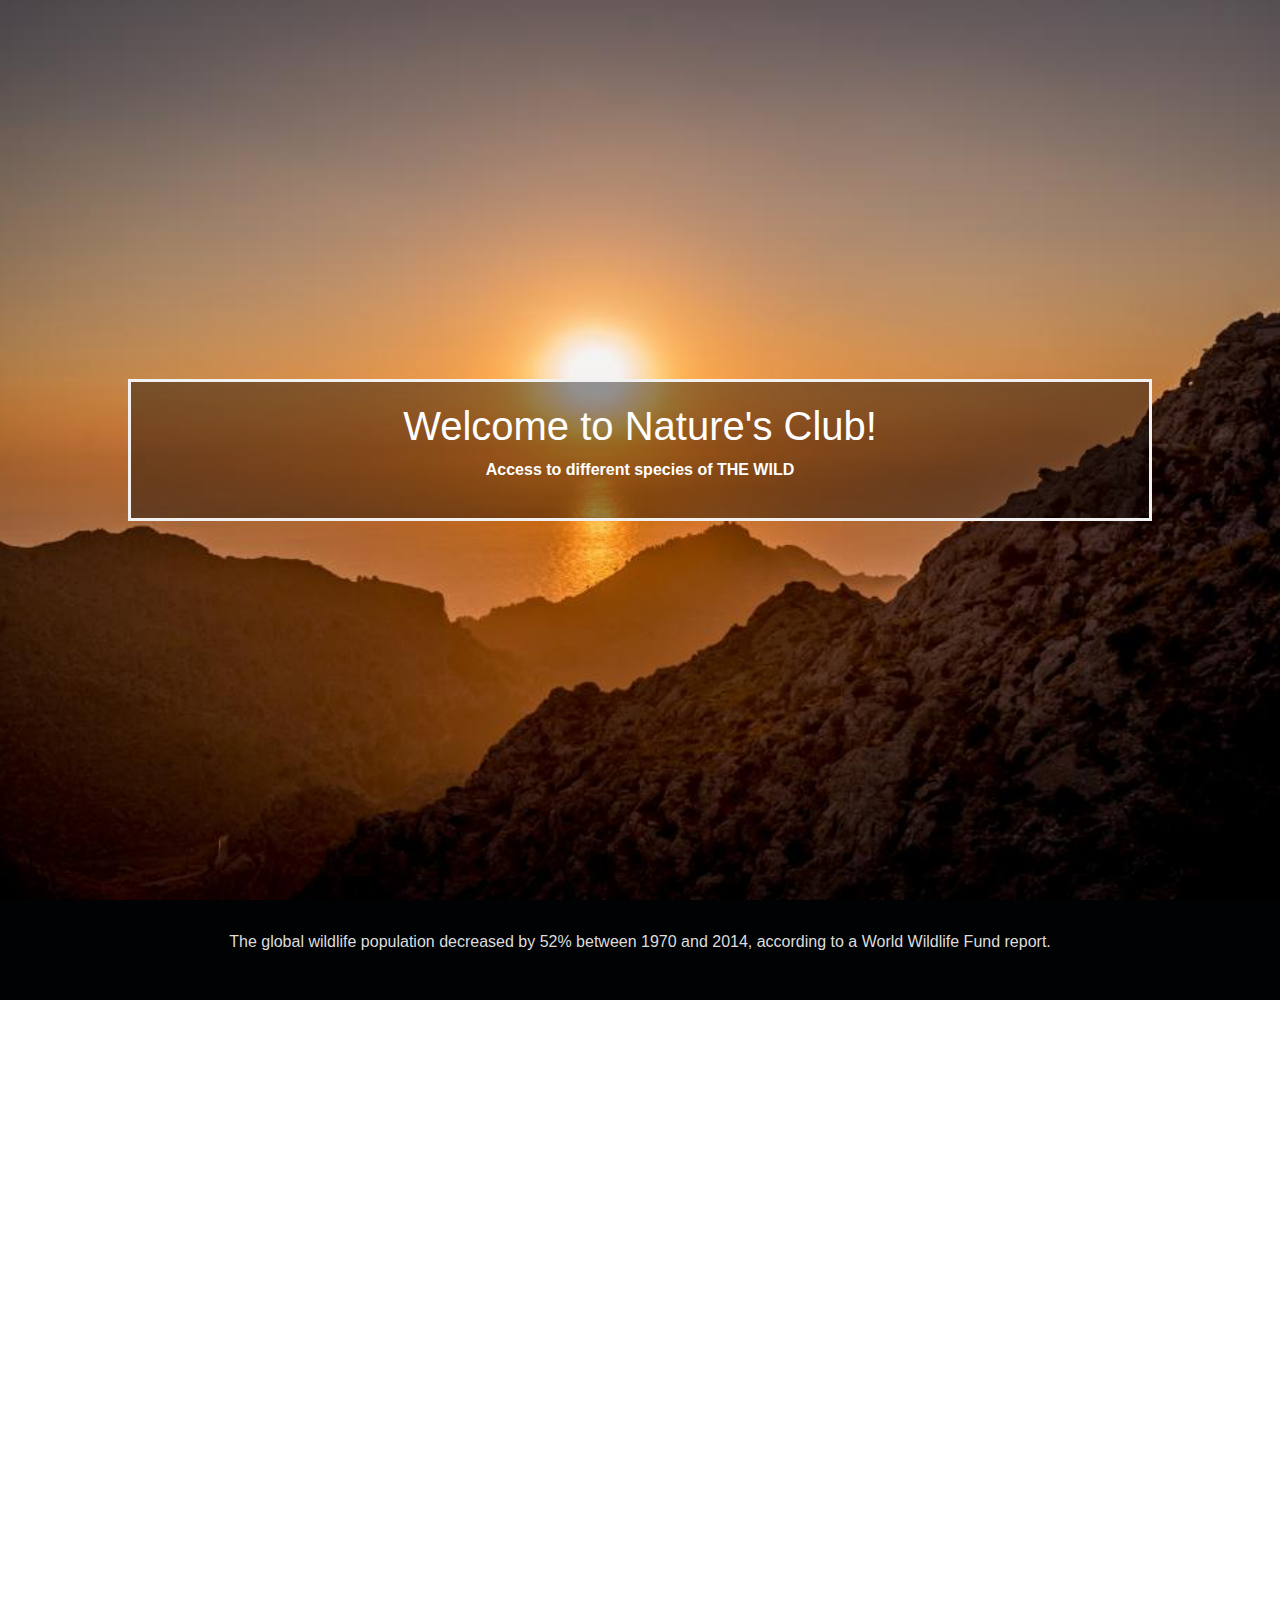
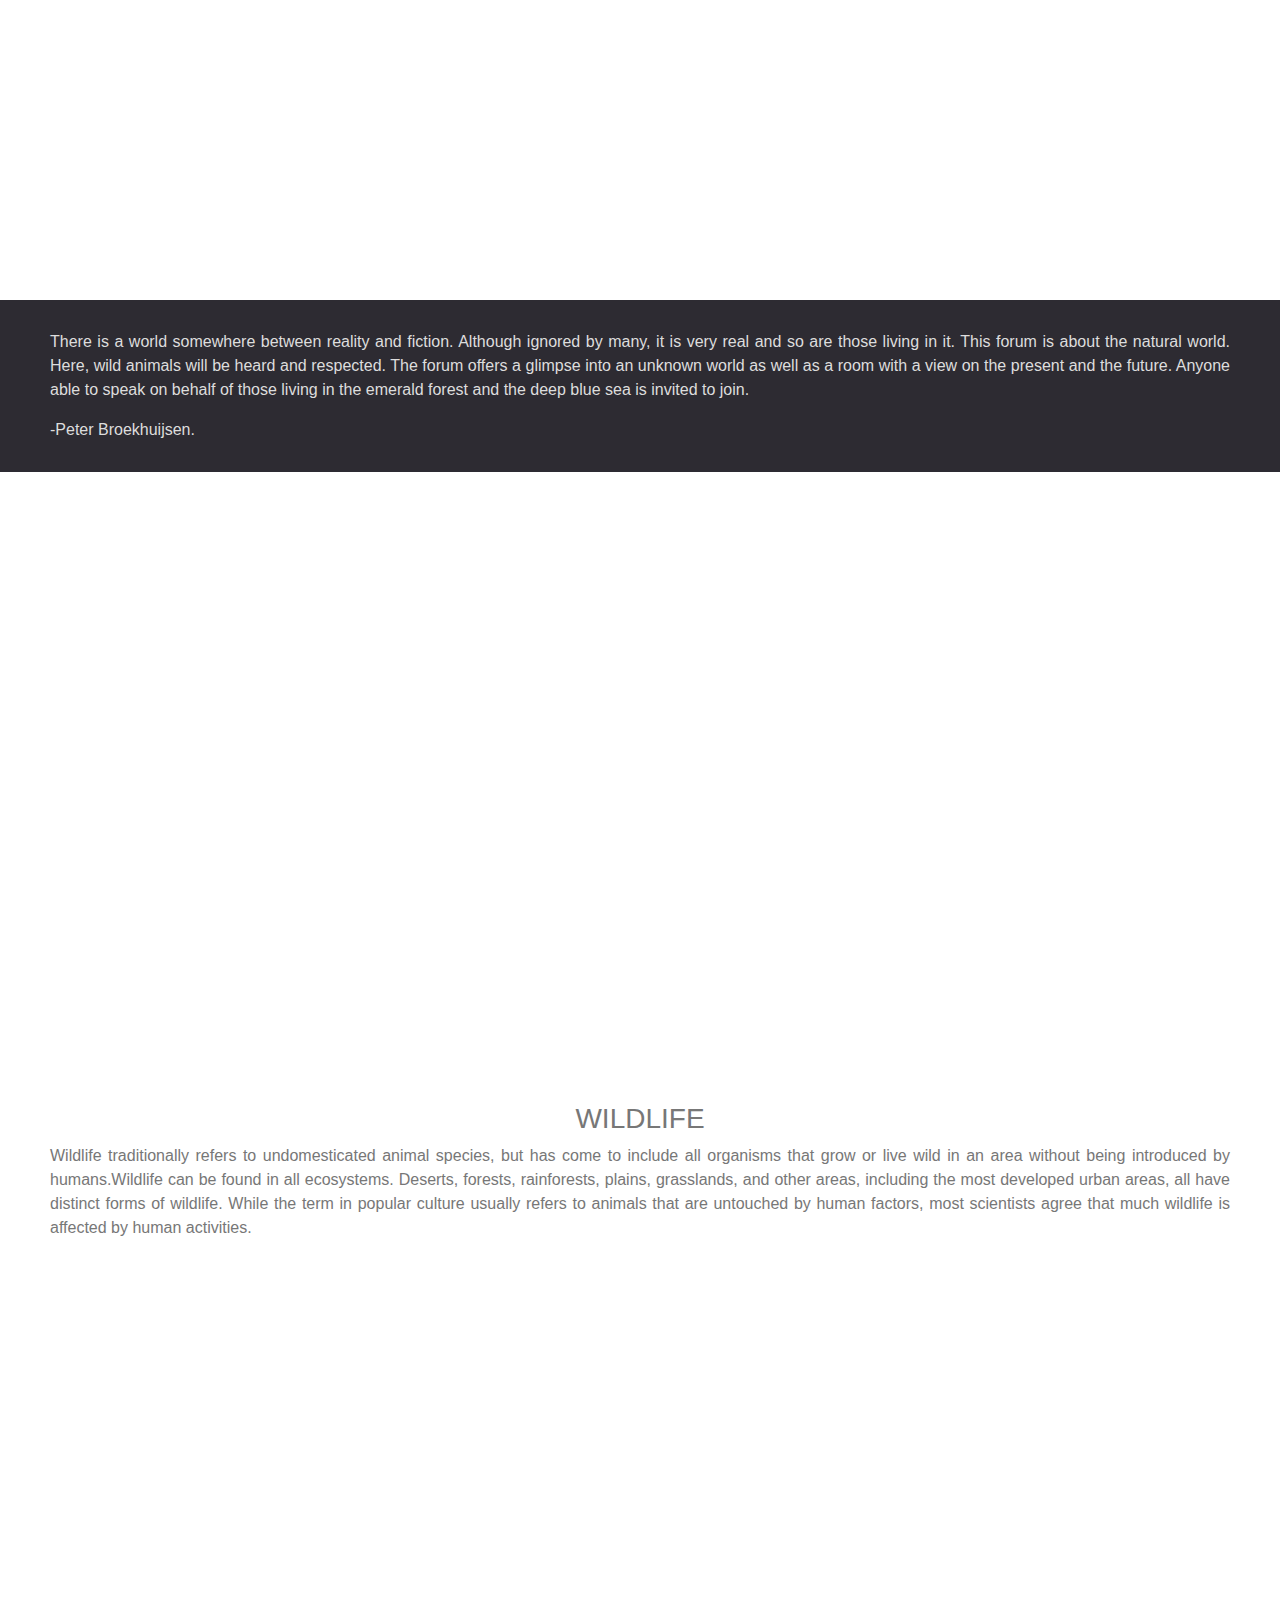
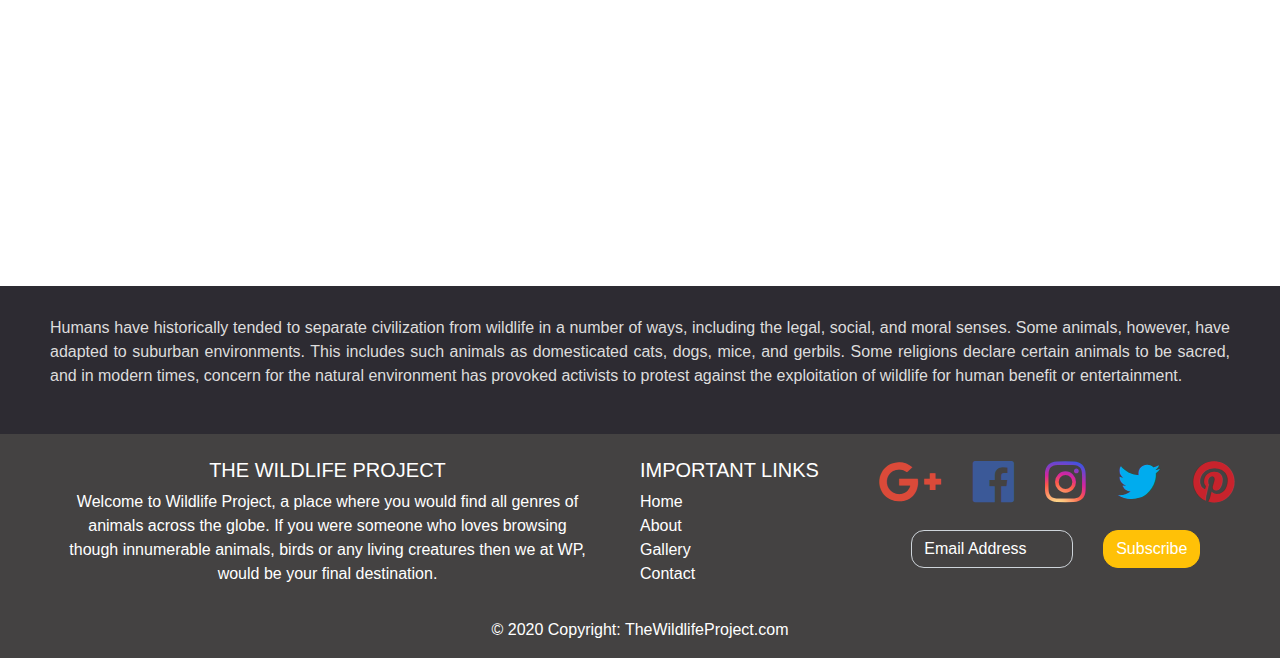
<file: index.html>
<!DOCTYPE html>
<html>
<head>
	<title>Personal Project</title>
	<meta charset="utf-8">
	<meta name="viewport" content="width-device-width, initial-scale=1">
	
	<link rel="stylesheet" href="https://maxcdn.bootstrapcdn.com/bootstrap/4.4.1/css/bootstrap.min.css">
	<link rel="stylesheet" type="text/css" href="https://stackpath.bootstrapcdn.com/font-awesome/4.7.0/css/font-awesome.min.css">
	<link rel="stylesheet" type="text/css" href="style.css">
	<script src="https://ajax.googleapis.com/ajax/libs/jquery/3.4.1/jquery.min.js"></script>
	<script src="https://cdnjs.cloudflare.com/ajax/libs/popper.js/1.16.0/umd/popper.min.js"></script>
	<script src="https://maxcdn.bootstrapcdn.com/bootstrap/4.4.1/js/bootstrap.min.js"></script>
</head>
<body>
	<div id="navbar">
	  <a class="active" href="index.html">Home</a>
	  <a href="about.html">About</a>
	  <a href="gallery.html">Gallery</a>
	  <a href="contact.html">Contact</a>
	</div>

	<div class="bg-image" style="margin-bottom: 0"></div>
	<div class="text-center bg-text" style="margin-bottom: 0">
		<h1>Welcome to Nature's Club!</h1>
		<p>Access to different species of THE WILD</p>
	</div>
	<div style="position:relative;">
	  <div style="color:#ddd;background-color:#000203;text-align:center;padding:30px 50px;text-align: center;">
	  <p>The global wildlife population decreased by 52% between 1970 and 2014, according to a World Wildlife Fund report.</p>
	  </div>
	</div>
	<div class="container-fluid bgimg-1"></div>
		<div style="position:relative;">
		  <div style="color:#ddd;background-color:#05020bd6;padding:30px 50px;text-align: justify;">
		  <p>There is a world somewhere between reality and fiction. Although ignored by many, it is very real and so are those living in it. This forum is about the natural world. Here, wild animals will be heard and respected. The forum offers a glimpse into an unknown world as well as a room with a view on the present and the future. Anyone able to speak on behalf of those living in the emerald forest and the deep blue sea is invited to join.</p><span style="text-align: right;">-Peter Broekhuijsen.</span>
		  </div>
		</div>
	<div class="img-fluid bgimg-2"></div>
		<div style="color: #777;background-color:white;text-align:center;padding:30px 50px;text-align: justify;">
		  <h3 style="text-align:center;">WILDLIFE</h3>
		  <p>Wildlife traditionally refers to undomesticated animal species, but has come to include all organisms that grow or live wild in an area without being introduced by humans.Wildlife can be found in all ecosystems. Deserts, forests, rainforests, plains, grasslands, and other areas, including the most developed urban areas, all have distinct forms of wildlife. While the term in popular culture usually refers to animals that are untouched by human factors, most scientists agree that much wildlife is affected by human activities.</p>
		</div>
		<div class="img-fluid bgimg-3"></div>
		<div style="position:relative;">
		  <div style="color:#ddd;background-color:#05020bd6;text-align:center;padding:30px 50px;text-align: justify;">
		  <p>Humans have historically tended to separate civilization from wildlife in a number of ways, including the legal, social, and moral senses. Some animals, however, have adapted to suburban environments. This includes such animals as domesticated cats, dogs, mice, and gerbils. Some religions declare certain animals to be sacred, and in modern times, concern for the natural environment has provoked activists to protest against the exploitation of wildlife for human benefit or entertainment.</p>
		  </div>
		</div>
		<footer class="page-footer font-small pt-4 backgroundCol">
			<div class="container-fluid text-center text-md-left">
			  <div class="row no-gutters">
				<div class="col-md-6 mt-md-0 mt-3 text-center pr-5 pl-5">
				  <h5 class="text-uppercase">The Wildlife Project</h5>
				  <p>Welcome to Wildlife Project, a place where you would find all genres of animals across the globe. If you were someone who loves browsing though innumerable animals, birds or any living creatures then we at WP, would be your final destination.</p>
		  
				</div>
		  
				<hr class="clearfix w-100 d-md-none pb-3">
				<div class="col-md-2 mb-md-0 mb-3">
				  <h5 class="text-uppercase">Important Links</h5>
		  
				  <ul class="list-unstyled">
					<li>
					  <a href="index.html" class="footer-links">Home</a>
					</li>
					<li>
					  <a href="about.html" class="footer-links">About</a>
					</li>
					<li>
					  <a href="gallery.html" class="footer-links">Gallery</a>
					</li>
					<li>
					  <a href="contact.html" class="footer-links">Contact</a>
					</li>
				  </ul>
		  
				</div>
				<div class="col-md-4 mb-md-0 mb-3">
		  
				  <div class="row">
					  <div class="col-12 text-center footer-social">
						<i class="fa fa-google-plus fa-3x gplus-icon" aria-hidden="true"></i>
                            <i class="fa fa-facebook-official fa-3x fb-icon" aria-hidden="true"></i>
                            <i class="fa fa-instagram fa-3x insta-icon"  aria-hidden="true"></i>
                            <i class="fa fa-twitter fa-3x twitter-icon" aria-hidden="true"></i>
                            <i class="fa fa-pinterest fa-3x pinterest-icon" aria-hidden="true"></i>
					  </div>
				  </div>

				  <div class="row mt-4 ml-5">
					<div class="col-6 text-center footer-social">
					  <input type="email" class="form-control subscribe-input" placeholder="Email Address">
					</div>
					<div class="col-6">
						<button class="btn btn-warning subscribe-btn">Subscribe</button>
					</div>
				</div>
		  
				</div>
		  
			  </div>
			</div>
			<div class="footer-copyright text-center py-3">© 2020 Copyright:
			  <a href="#" class="footer-links"> TheWildlifeProject.com</a>
			</div>
		  
		  </footer>

		<script>
		window.onscroll = function() {scrollFunction()};

		function scrollFunction() {
		  if (document.body.scrollTop > 20 || document.documentElement.scrollTop > 20) {
		    document.getElementById("navbar").style.top = "0";
		  } else {
		    document.getElementById("navbar").style.top = "-60px";
		  }
		}
		</script>
</body>
</html>
</file>
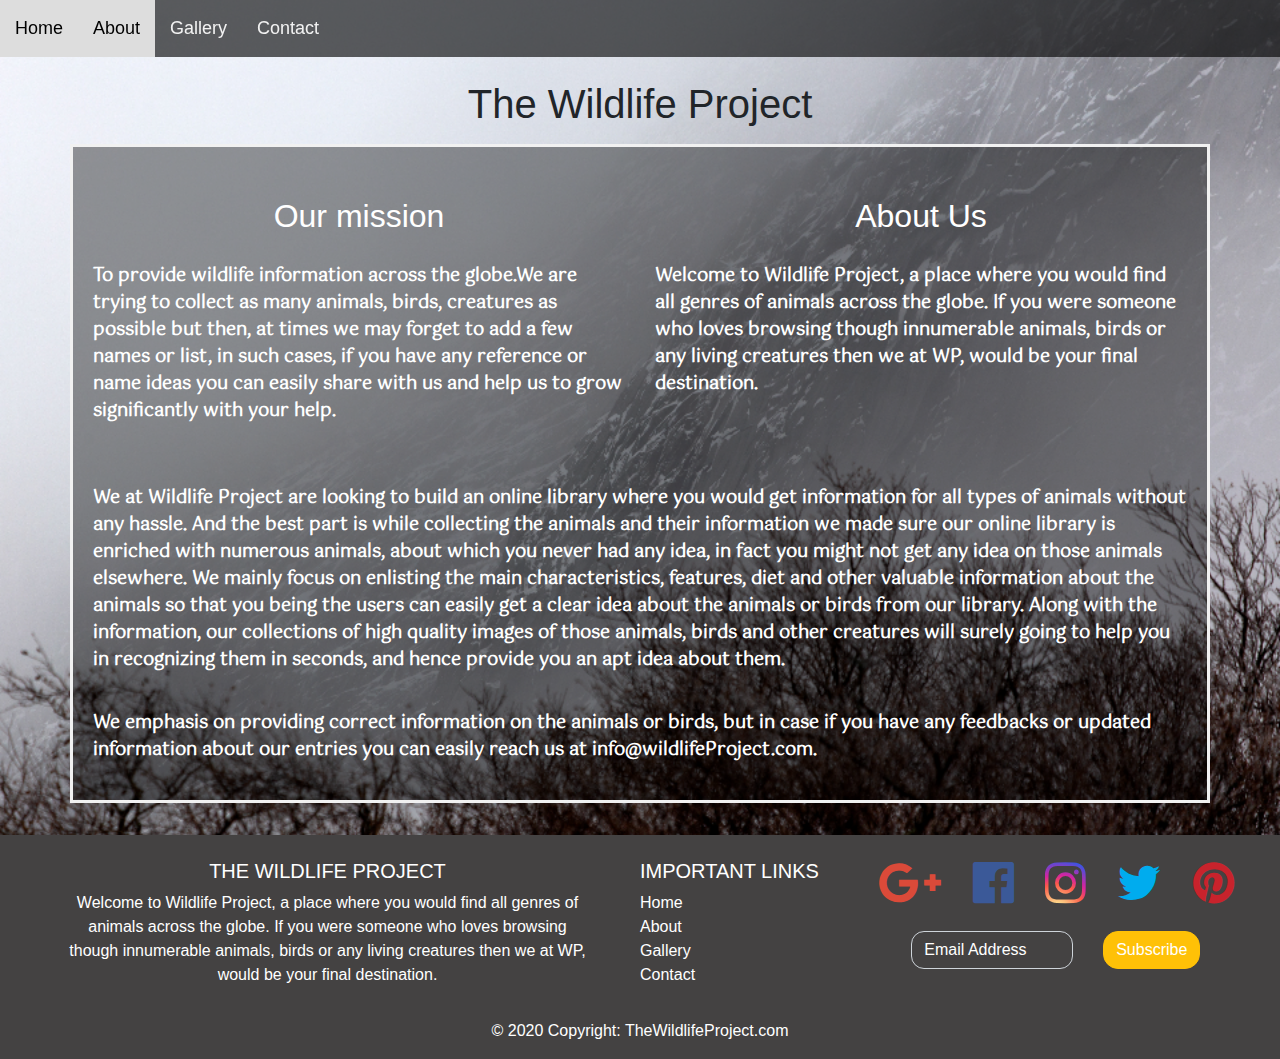
<file: about.html>
<!DOCTYPE html>
<html lang="en">

<head>
  <title>About</title>
  <meta charset="utf-8">
  <meta name="viewport" content="width=device-width, initial-scale=1">
  
  <link rel="stylesheet" href="https://maxcdn.bootstrapcdn.com/bootstrap/4.4.1/css/bootstrap.min.css">
  <link rel="stylesheet" type="text/css"
    href="https://stackpath.bootstrapcdn.com/font-awesome/4.7.0/css/font-awesome.min.css">
  <link href="https://fonts.googleapis.com/css2?family=Gotu&display=swap" rel="stylesheet">
  <link rel="stylesheet" type="text/css" href="about.css">

  <script src="https://ajax.googleapis.com/ajax/libs/jquery/3.4.1/jquery.min.js"></script>
  <script src="https://cdnjs.cloudflare.com/ajax/libs/popper.js/1.16.0/umd/popper.min.js"></script>
  <script src="https://maxcdn.bootstrapcdn.com/bootstrap/4.4.1/js/bootstrap.min.js"></script>
</head>

<body>

  <div id="navbar">
    <a href="index.html">Home</a>
    <a class="active" href="about.html">About</a>
    <a href="gallery.html">Gallery</a>
    <a href="contact.html">Contact</a>
  </div>
  <div class="bg-image" style="margin-bottom: 0">
    <div class="container-fluid mb-2">
      <div class="row">
        <div class="col-12">
          <h1 class="header">The Wildlife Project</h1>
        </div>
      </div>
    </div>
    <div class="container bg-text">
      <div class="row">
        <div class="col-lg-6 col-sm-12 mb-4">
          <h2 class="h2">Our mission</h2>
          <p class="content">To provide wildlife information across the globe.We are trying to collect as many animals,
            birds, creatures as possible but then, at times we may forget to add a few names or list, in such cases, if
            you have any reference or name ideas you can easily share with us and help us to grow significantly with
            your help.</p>
        </div>
        <div class="col-lg-6 col-sm-12 mb-4">
          <h2 class="h2">About Us</h2>
          <p class="content">Welcome to Wildlife Project, a place where you would find all genres of animals across the
            globe. If you were someone who loves browsing though innumerable animals, birds or any living creatures then
            we at WP, would be your final destination.</p>
        </div>
      </div>
      <div class="row">
        <div class="col-12">
          <p class="content">We at Wildlife Project are looking to build an online library where you would get
            information for all types of animals without any hassle. And the best part is while collecting the animals
            and their information we made sure our online library is enriched with numerous animals, about which you
            never had any idea, in fact you might not get any idea on those animals elsewhere. We mainly focus on
            enlisting the main characteristics, features, diet and other valuable information about the animals so that
            you being the users can easily get a clear idea about the animals or birds from our library. Along with the
            information, our collections of high quality images of those animals, birds and other creatures will surely
            going to help you in recognizing them in seconds, and hence provide you an apt idea about them.</p>
          <p class="content">We emphasis on providing correct information on the animals or birds, but in case if you
            have any feedbacks or updated information about our entries you can easily reach us at
            info@wildlifeProject.com.</p>
        </div>
      </div>
    </div>
  </div>
  <footer class="page-footer font-small pt-4 backgroundCol">
    <div class="container-fluid text-center text-md-left">
      <div class="row no-gutters">
      <div class="col-md-6 mt-md-0 mt-3 text-center pr-5 pl-5">
        <h5 class="text-uppercase">The Wildlife Project</h5>
        <p>Welcome to Wildlife Project, a place where you would find all genres of animals across the globe. If you were someone who loves browsing though innumerable animals, birds or any living creatures then we at WP, would be your final destination.</p>
    
      </div>
    
      <hr class="clearfix w-100 d-md-none pb-3">
      <div class="col-md-2 mb-md-0 mb-3">
        <h5 class="text-uppercase">Important Links</h5>
    
        <ul class="list-unstyled">
        <li>
          <a href="index.html" class="footer-links">Home</a>
        </li>
        <li>
          <a href="about.html" class="footer-links">About</a>
        </li>
        <li>
          <a href="gallery.html" class="footer-links">Gallery</a>
        </li>
        <li>
          <a href="contact.html" class="footer-links">Contact</a>
        </li>
        </ul>
    
      </div>
      <div class="col-md-4 mb-md-0 mb-3">
    
        <div class="row">
          <div class="col-12 text-center footer-social">
          <i class="fa fa-google-plus fa-3x gplus-icon" aria-hidden="true"></i>
                          <i class="fa fa-facebook-official fa-3x fb-icon" aria-hidden="true"></i>
                          <i class="fa fa-instagram fa-3x insta-icon"  aria-hidden="true"></i>
                          <i class="fa fa-twitter fa-3x twitter-icon" aria-hidden="true"></i>
                          <i class="fa fa-pinterest fa-3x pinterest-icon" aria-hidden="true"></i>
          </div>
        </div>

        <div class="row mt-4 ml-5">
        <div class="col-6 text-center footer-social">
          <input type="email" class="subscribe-input" placeholder="Email Address">
        </div>
        <div class="col-6">
          <button class="btn btn-warning subscribe-btn">Subscribe</button>
        </div>
      </div>
    
      </div>
      </div>
    </div>
    <div class="footer-copyright text-center py-3">© 2020 Copyright:
      <a href="#" class="footer-links"> TheWildlifeProject.com</a>
    </div>
    </footer>
</body>

</html>
</file>
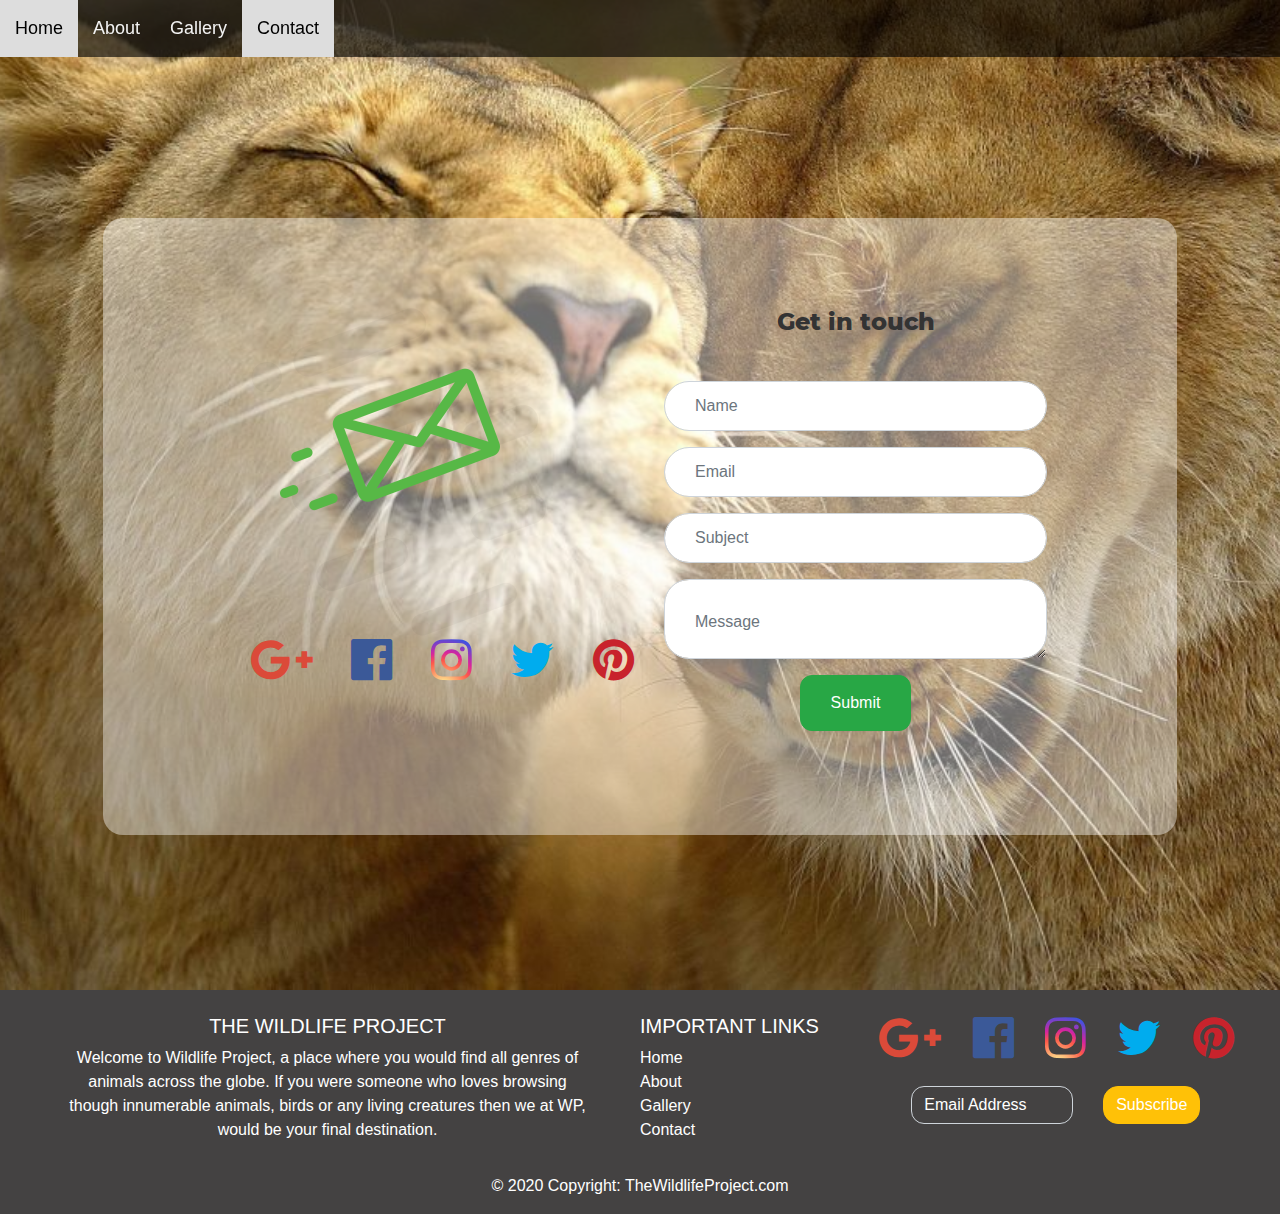
<file: contact.html>
<!DOCTYPE html>
<html lang="en">
<head>
	<title>Contact</title>
	<meta charset="UTF-8">
	<meta name="viewport" content="width=device-width, initial-scale=1">
	<link rel="stylesheet" href="https://maxcdn.bootstrapcdn.com/bootstrap/4.4.1/css/bootstrap.min.css">
    <link rel="stylesheet" type="text/css" href="https://stackpath.bootstrapcdn.com/font-awesome/4.7.0/css/font-awesome.min.css">
    <link rel="stylesheet" type="text/css" href="about.css">
    <script src="https://ajax.googleapis.com/ajax/libs/jquery/3.4.1/jquery.min.js"></script>
    <script src="https://cdnjs.cloudflare.com/ajax/libs/popper.js/1.16.0/umd/popper.min.js"></script>
    <script src="https://maxcdn.bootstrapcdn.com/bootstrap/4.4.1/js/bootstrap.min.js"></script>
</head>
<body>
    <div id="navbar">
    <a href="index.html">Home</a>
    <a href="about.html" href="#about">About</a>
    <a href="gallery.html">Gallery</a>
    <a class="active" href="contact.html">Contact</a>
  </div>
    <div class="container-fluid p-0">
        <div class="bg-img">
            <div class="middle-container">
                <div class="row">
                    <div class="col-lg-6 col-md-12">
                        <div class="contact1-pic js-tilt d-none d-lg-flex" data-tilt>
                            <img src="Images/img-01.png" class="img img-responsive" alt="IMG">
                        </div>
                        <div class="text-center social">
                            <i class="fa fa-google-plus fa-3x gplus-icon" aria-hidden="true"></i>
                            <i class="fa fa-facebook-official fa-3x fb-icon" aria-hidden="true"></i>
                            <i class="fa fa-instagram fa-3x insta-icon"  aria-hidden="true"></i>
                            <i class="fa fa-twitter fa-3x twitter-icon" aria-hidden="true"></i>
                            <i class="fa fa-pinterest fa-3x pinterest-icon" aria-hidden="true"></i>
                        </div>
                    </div>
                    <div class="col-lg-6 col-md-12 form-col">
                        <form action="#">
                            <span class="form-title">
                                Get in touch
                            </span>
                            <div class="form-group">
                                <input type="text" class="form-control" placeholder="Name" id="name">
                            </div>
                            <div class="form-group">
                                <input type="email" class="form-control" placeholder="Email" id="email">
                            </div>
                            <div class="form-group">
                                <input type="text" class="form-control" placeholder="Subject" id="subject">
                            </div>
                            <div class="form-group">
                                <textarea class="form-control textarea-cstm" name="message" placeholder="Message"></textarea>
                            </div>
                            <div class="form-group text-center">
                                <button class="btn btn-success btn-form">Submit</button>
                            </div>
                        </form>
                    </div>
                </div>
            </div>
        </div>
    </div>
		<footer class="page-footer font-small pt-4 backgroundCol">

			<div class="container-fluid text-center text-md-left">
			  <div class="row no-gutters">
				<div class="col-md-6 mt-md-0 mt-3 text-center pr-5 pl-5">
				  <h5 class="text-uppercase">The Wildlife Project</h5>
				  <p>Welcome to Wildlife Project, a place where you would find all genres of animals across the globe. If you were someone who loves browsing though innumerable animals, birds or any living creatures then we at WP, would be your final destination.</p>
		  
				</div>
		  
				<hr class="clearfix w-100 d-md-none pb-3">
				<div class="col-md-2 mb-md-0 mb-3">
				  <h5 class="text-uppercase">Important Links</h5>
		  
				  <ul class="list-unstyled">
					<li>
					  <a href="index.html" class="footer-links">Home</a>
					</li>
					<li>
					  <a href="about.html" class="footer-links">About</a>
					</li>
					<li>
					  <a href="gallery.html" class="footer-links">Gallery</a>
					</li>
					<li>
					  <a href="contact.html" class="footer-links">Contact</a>
					</li>
				  </ul>
		  
				</div>
				<div class="col-md-4 mb-md-0 mb-3">
		  
				  <div class="row">
					  <div class="col-12 text-center footer-social">
						<i class="fa fa-google-plus fa-3x gplus-icon" aria-hidden="true"></i>
                            <i class="fa fa-facebook-official fa-3x fb-icon" aria-hidden="true"></i>
                            <i class="fa fa-instagram fa-3x insta-icon"  aria-hidden="true"></i>
                            <i class="fa fa-twitter fa-3x twitter-icon" aria-hidden="true"></i>
                            <i class="fa fa-pinterest fa-3x pinterest-icon" aria-hidden="true"></i>
					  </div>
				  </div>

				  <div class="row mt-4 ml-5">
					<div class="col-6 text-center footer-social">
					  <input type="email" class="subscribe-input" placeholder="Email Address">
					</div>
					<div class="col-6">
						<button class="btn btn-warning subscribe-btn">Subscribe</button>
					</div>
				</div>
		  
				</div>
		  
			  </div>
			</div>
			<div class="footer-copyright text-center py-3">© 2020 Copyright:
			  <a href="#" class="footer-links"> TheWildlifeProject.com</a>
			</div>
		  </footer>
        <script src="tilt.jquery.min.js"></script>
        <script >
            $('.js-tilt').tilt({
                scale: 1.1
            });
        </script>
</body>
</file>
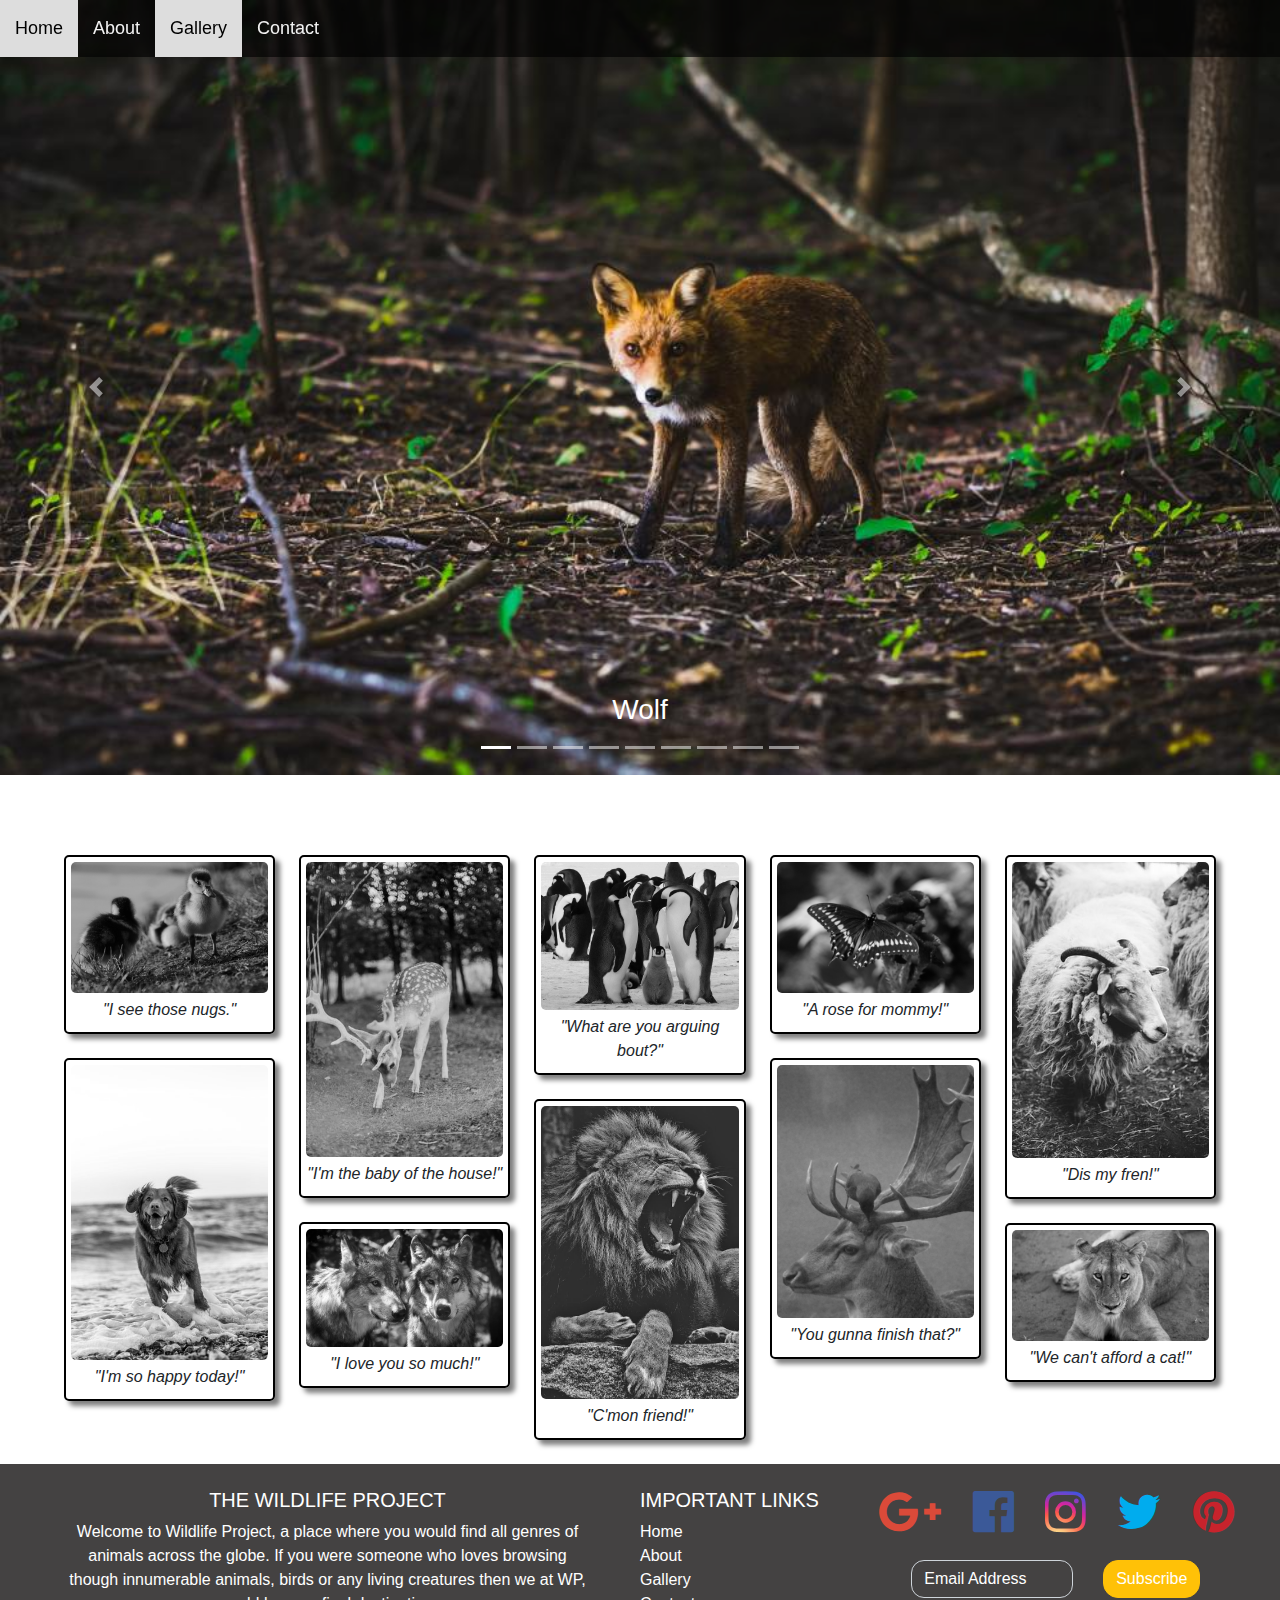
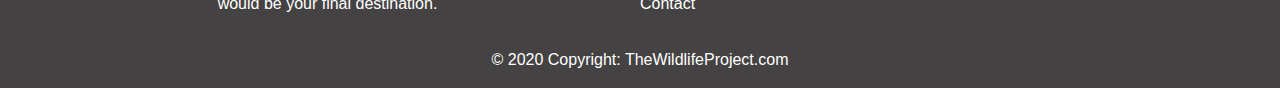
<file: gallery.html>
<!DOCTYPE html>
<html>
<head>
  <title>Gallery</title>
  <meta charset="utf-8">
  <meta name="viewport" content="width-device-width, initial-scale=1">
  <link rel="stylesheet" href="https://maxcdn.bootstrapcdn.com/bootstrap/4.4.1/css/bootstrap.min.css">
  <link rel="stylesheet" type="text/css" href="https://stackpath.bootstrapcdn.com/font-awesome/4.7.0/css/font-awesome.min.css">
  <link rel="stylesheet" type="text/css" href="about.css">
  <script src="https://ajax.googleapis.com/ajax/libs/jquery/3.4.1/jquery.min.js"></script>
  <script src="https://cdnjs.cloudflare.com/ajax/libs/popper.js/1.16.0/umd/popper.min.js"></script>
  <script src="https://maxcdn.bootstrapcdn.com/bootstrap/4.4.1/js/bootstrap.min.js"></script>
</head>
<body>
  <div id="navbar">
    <a href="index.html">Home</a>
    <a href="about.html">About</a>
    <a class="active" href="gallery.html">Gallery</a>
    <a href="contact.html">Contact</a>
  </div>
  <div id="carousel-example-2" class="carousel slide carousel-fade z-depth-1-half" data-ride="carousel">
    <ol class="carousel-indicators">
      <li data-target="#carousel-example-2" data-slide-to="0" class="active"></li>
      <li data-target="#carousel-example-2" data-slide-to="1"></li>
      <li data-target="#carousel-example-2" data-slide-to="2"></li>
      <li data-target="#carousel-example-2" data-slide-to="3"></li>
      <li data-target="#carousel-example-2" data-slide-to="4"></li>
      <li data-target="#carousel-example-2" data-slide-to="5"></li>
      <li data-target="#carousel-example-2" data-slide-to="6"></li>
      <li data-target="#carousel-example-2" data-slide-to="7"></li>
      <li data-target="#carousel-example-2" data-slide-to="8"></li>
    </ol>
    <div class="carousel-inner" role="listbox">
      <div class="carousel-item active">
        <div class="view">
          <img class="d-block w-100" src="Images/wolf-animal.jpg" alt="First slide">
          <div class="mask rgba-black-light"></div>
        </div>
        <div class="carousel-caption">
          <h3 class="h3-responsive">Wolf</h3>
        </div>
      </div>
      <div class="carousel-item">
        <div class="view">
          <img class="d-block w-100" src="Images/mallard-duck.jpg" alt="Second slide">
          <div class="mask rgba-black-light"></div>
        </div>
        <div class="carousel-caption">
          <h3 class="h3-responsive">Mallard-Duck</h3>
        </div>
      </div>
      <div class="carousel-item">
        <div class="view">
          <img class="d-block w-100" src="Images/zebra-clash.webp" alt="Third slide">
          <div class="mask rgba-black-light"></div>
        </div>
        <div class="carousel-caption">
          <h3 class="h3-responsive">Zebra</h3>
        </div>
      </div>
      <div class="carousel-item">
        <div class="view">
          <img class="d-block w-100" src="Images/animal-wolf.jpg" alt="Forth slide">
          <div class="mask rgba-black-light"></div>
        </div>
        <div class="carousel-caption">
          <h3 class="h3-responsive">Wolf</h3>
        </div>
      </div>
      <div class="carousel-item">
        <div class="view">
          <img class="d-block w-100" src="Images/animals-red panda.jpg" alt="Fifth slide">
          <div class="mask rgba-black-light"></div>
        </div>
        <div class="carousel-caption">
          <h3 class="h3-responsive">Red-Panda</h3>
        </div>
      </div>
      <div class="carousel-item">
        <div class="view">
          <img class="d-block w-100" src="Images/animal-winter1.jpg" alt="sixth slide">
          <div class="mask rgba-black-light"></div>
        </div>
        <div class="carousel-caption">
          <h3 class="h3-responsive">Antler</h3>
        </div>
      </div>
      <div class="carousel-item">
        <div class="view">
          <img class="d-block w-100" src="Images/animals-rabbits.jpg" alt="seventh slide">
          <div class="mask rgba-black-light"></div>
        </div>
        <div class="carousel-caption">
          <h3 class="h3-responsive">Rabbit</h3>
        </div>
      </div>
      <div class="carousel-item">
        <div class="view">
          <img class="d-block w-100" src="Images/polar-bears.webp" alt="eight slide">
          <div class="mask rgba-black-light"></div>
        </div>
        <div class="carousel-caption">
          <h3 class="h3-responsive">Polar-Bear</h3>
        </div>
      </div>
      <div class="carousel-item">
        <div class="view">
          <img class="d-block w-100" src="Images/lion.webp" alt="eight slide">
          <div class="mask rgba-black-light"></div>
        </div>
        <div class="carousel-caption">
          <h3 class="h3-responsive">Lion</h3>
        </div>
      </div>
    </div>
    <a class="carousel-control-prev" href="#carousel-example-2" role="button" data-slide="prev">
      <span class="carousel-control-prev-icon" aria-hidden="true"></span>
      <span class="sr-only">Previous</span>
    </a>
    <a class="carousel-control-next" href="#carousel-example-2" role="button" data-slide="next">
      <span class="carousel-control-next-icon" aria-hidden="true"></span>
      <span class="sr-only">Next</span>
    </a>
  </div>
  <div class="grid-container">
    <div>
      <img class='grid-item grid-item-1' src='Images/nilgans.jpg' alt='nilgans'>
      <p>"I see those nugs."</p>
    </div>
    <div>
      <img class='grid-item grid-item-2' src='Images/dog.jfif' alt='dog'>
      <p>"I'm so happy today!"</p>
    </div>
    <div>
      <img class='grid-item grid-item-3' src='Images/photo.jfif' alt='photo'>
      <p>"I'm the baby of the house!"</p>
    </div>
    <div>
      <img class='grid-item grid-item-4' src='Images/wolf-1.jpg' alt='wolf'>
      <p>"I love you so much!"</p>
    </div>
    <div>
      <img class='grid-item grid-item-5' src='Images/penguins.webp' alt='penguins'>
      <p>"What are you arguing bout?"</p>
    </div>
    <div>
      <img class='grid-item grid-item-6' src='Images/lion1.webp' alt='lion1'>
      <p>"C'mon friend!"</p>
    </div>
    <div>
      <img class='grid-item grid-item-7' src='Images/butterfly-close.jpg' alt='butterfly'>
      <p>"A rose for mommy!"</p>
    </div>
    <div>
      <img class='grid-item grid-item-8' src='Images/deer-antlers.jpg' alt='antler'>
      <p>"You gunna finish that?"</p>
    </div>
    <div>
      <img class='grid-item grid-item-9' src='Images/goat.jfif' alt='goat'>
      <p>"Dis my fren!"</p>
    </div>
    <div>
      <img class='grid-item grid-item-10' src='Images/tiger2.jfif' alt='tiger2'>
      <p>"We can't afford a cat!"</p>
    </div>
  </div>
  
  <footer class="page-footer font-small pt-4 backgroundCol">
    <div class="container-fluid text-center text-md-left">
      <div class="row no-gutters">
      <div class="col-md-6 mt-md-0 mt-3 text-center pr-5 pl-5">
        <h5 class="text-uppercase">The Wildlife Project</h5>
        <p>Welcome to Wildlife Project, a place where you would find all genres of animals across the globe. If you were someone who loves browsing though innumerable animals, birds or any living creatures then we at WP, would be your final destination.</p>
    
      </div>
    
      <hr class="clearfix w-100 d-md-none pb-3">
      <div class="col-md-2 mb-md-0 mb-3">
        <h5 class="text-uppercase">Important Links</h5>
    
        <ul class="list-unstyled">
        <li>
          <a href="index.html" class="footer-links">Home</a>
        </li>
        <li>
          <a href="about.html" class="footer-links">About</a>
        </li>
        <li>
          <a href="gallery.html" class="footer-links">Gallery</a>
        </li>
        <li>
          <a href="contact.html" class="footer-links">Contact</a>
        </li>
        </ul>
    
      </div>
      <div class="col-md-4 mb-md-0 mb-3">
    
        <div class="row">
          <div class="col-12 text-center footer-social">
          <i class="fa fa-google-plus fa-3x gplus-icon" aria-hidden="true"></i>
                          <i class="fa fa-facebook-official fa-3x fb-icon" aria-hidden="true"></i>
                          <i class="fa fa-instagram fa-3x insta-icon"  aria-hidden="true"></i>
                          <i class="fa fa-twitter fa-3x twitter-icon" aria-hidden="true"></i>
                          <i class="fa fa-pinterest fa-3x pinterest-icon" aria-hidden="true"></i>
          </div>
        </div>

        <div class="row mt-4 ml-5">
        <div class="col-6 text-center footer-social">
          <input type="email" class="subscribe-input" placeholder="Email Address">
        </div>
        <div class="col-6">
          <button class="btn btn-warning subscribe-btn">Subscribe</button>
        </div>
      </div>
    
      </div>
      </div>
    </div>
    
    <div class="footer-copyright text-center py-3">© 2020 Copyright:
      <a href="#" class="footer-links"> TheWildlifeProject.com</a>
    </div>
    </footer>
</body>
</html>
</file>
<file: style.css>
body, html {
  height: 100%;
}

.bg-image {
	background-image: url("Images/sun-sunset.jpg");
	/*filter: blur(2px);
	-webkit-filter: blur(2px);*/
	height: 100%;
	background-position: bottom;
	background-repeat: no-repeat;
	background-size: cover;
}

.bg-text {
	background-color: rgba(0,0,0, 0.4);
	color: white;
	font-weight: bold;
	border: 3px solid #f1f1f1;
	position: absolute;
	top: 50%;
	left: 50%;
	transform: translate(-50%, -50%);
	z-index: 2;
	width: 80%;
	padding: 20px;
	text-align: center;
}

#navbar {
  background-color: #000;
  position: fixed;
  top: -57px;
  width: 100%;
  display: block;
  transition: top 0.3s;
  z-index: 3;
}

#navbar a {
  float: left;
  display: block;
  color: #f2f2f2;
  text-align: center;
  padding: 15px;
  text-decoration: none;
  font-size: 18px;
}

#navbar a:hover {
  background-color: #ddd;
  color: black;
}

#navbar .active {
	background-color: #ddd;
	color: black;
}

.bgimg-1, .bgimg-2, .bgimg-3 {
  position: relative;
  opacity: 0.75;
  background-attachment: fixed;
  background-position: center;
  background-repeat: no-repeat;
  background-size: cover;
}
.bgimg-1 {
  background-image: url("Images/animal-winter.jpg");
  min-height: 100%;
}

.bgimg-2 {
  background-image: url("Images/red-panda.jpg");
  min-height: 600px;
}

.bgimg-3 {
  background-image: url("Images/lion-tiger.jpg");
  min-height: 600px;
}

@media only screen and (max-device-width: 1366px) {
  .parallax {
    background-attachment: scroll;
  }
}


.text {
	background-color: rgba(0,0,0, 0.4);
	color: white;
	font-weight: bold;
	border: 1.5px solid #555;
	position: absolute;
	top: 50%;
	left: 50%;
	transform: translate(-50%, -50%);
	z-index: 2;
	width: 30%;
	padding: 15px;
	text-align: center;
}

.backgroundCol{
    background-color: #444242;
    color: #fff;
  }

  .footer-links{
	  color: #fff;
	  text-decoration: none;
  }
  .footer-links:hover{
	color: #fff;
	text-decoration: underline;
}

.footer-social{
    justify-content: space-evenly;
    display: flex;
  }

  .insta-icon{
    color: transparent;
    background: radial-gradient(circle at 30% 107%, #fdf497 0%, #fdf497 5%, #fd5949 45%, #d6249f 60%, #285AEB 90%);
    background: -webkit-radial-gradient(circle at 30% 107%, #fdf497 0%, #fdf497 5%, #fd5949 45%, #d6249f 60%, #285AEB 90%);
    background-clip: text;
    -webkit-background-clip: text;
  }
  .gplus-icon{
    color: #db4a39;
  }
  .fb-icon{
    color: #3b5998;
  }
  .twitter-icon{
    color: #00acee;
  }
  .pinterest-icon{
    color: #c8232c;
  }
  .subscribe-input{
    display: block;
    width: 100%;
    height: calc(1.5em + .75rem + 2px);
    padding: .375rem .75rem;
    font-size: 1rem;
    font-weight: 400;
    line-height: 1.5;
    color: #495057;
    background-color: #fff;
    background-clip: padding-box;
    border: 1px solid #ced4da;
    border-radius: .25rem;
    transition: border-color .15s ease-in-out,box-shadow .15s ease-in-out;
	border-radius: 13px;
    background-color: #444242;
    color: #fff;
  }
  .subscribe-input::placeholder { /* Chrome, Firefox, Opera, Safari 10.1+ */
	color: #fff;
	opacity: 1; /* Firefox */
  }
  
  .subscribe-input:-ms-input-placeholder { /* Internet Explorer 10-11 */
	color: #fff;
  }
  
  .subscribe-input::-ms-input-placeholder { /* Microsoft Edge */
	color: #fff;
  }
  .subscribe-btn{
	border-radius: 15px;
    color: #fff;
  }
</file>
<file: about.css>
body, html {
  height: 100%;
  /* overflow-x: hidden; */
}

.bg-image {
	background-image: url("Images/snow-rock.jpg");
	/* height: 100%; */
	background-position: center;
	background-repeat: no-repeat;
  background-size: cover;
  padding-bottom: 2rem;
}

#navbar {
  background-color: #000000a1;
  position: fixed;
  top: 0px;
  width: 100%;
  display: block;
  transition: top 0.3s;
  z-index: 3;
}

#navbar a {
  float: left;
  display: block;
  color: #f2f2f2;
  text-align: center;
  padding: 15px;
  text-decoration: none;
  font-size: 18px;
}

#navbar a:hover {
  background-color: #ddd;
  color: black;
}

#navbar .active {
	background-color: #ddd;
	color: black;
}

.header {
	padding-top: 80px;
	text-align: center;
}

.h2 {
	text-align: center;
	padding-top: 30px;
}

.content {
	font-family: 'Gotu', sans-serif;
	font-size: 18px;
	font-weight: bold;
	align-content: justify;
	padding-top: 20px;
}

.footer {
	padding-top: 30px;
}


/*Contact Page CSS*/

@font-face {
    font-family: Montserrat-Regular;
    src: url('fonts/montserrat/Montserrat-Regular.ttf'); 
  }
  
  @font-face {
    font-family: Montserrat-Bold;
    src: url('fonts/montserrat/Montserrat-Bold.ttf'); 
  }
  
  @font-face {
    font-family: Montserrat-ExtraBold;
    src: url('fonts/montserrat/Montserrat-ExtraBold.ttf'); 
  }
  
  @font-face {
    font-family: Montserrat-Medium;
    src: url('fonts/montserrat/Montserrat-Medium.ttf'); 
  }

html{
    height: 100%;
    font-family: Montserrat-ExtraBold;
}

.bg-img{
    /* width: 100%; */
    /* min-height: 100%; */
    height: 110vh;
    background-image: url("Images/bg.jpg");
    background-repeat: no-repeat;
    background-position: center;
    background-size: cover;
    display: flex;
    flex-wrap: wrap;
    justify-content: center;
    align-items: center;
}

.middle-container{
      background: #ffffff6b;
    border-radius: 20px;
    overflow: hidden;
    display: flex;
    flex-wrap: wrap;
    justify-content: space-between;
    align-items: center;
    padding: 90px 130px 88px 148px;
    margin: 30px;
    margin-top: 93px;
}

.contact1-pic {
    width: 296px;
  }
  
  .contact1-pic img {
    max-width: 100%;
  }

  .form-title {
    display: block;
    font-family: Montserrat-ExtraBold;
    font-size: 24px;
    color: #333333;
    line-height: 1.2;
    text-align: center;
    padding-bottom: 44px;
  }
  .form-col{
    width: 500px;
  }
  .form-control{
      border-radius: 2px;
      height: 50px;
        border-radius: 25px;
        padding: 0 30px;
  }
  .textarea-cstm{
    height: 150px;
    padding-top: 30px;
  }
  .btn-form{
    border-radius: 12px;
    padding: 15px 30px;
  }
  .social{
    justify-content: space-between;
    display: flex;
  }
  .insta-icon{
    color: transparent;
    background: radial-gradient(circle at 30% 107%, #fdf497 0%, #fdf497 5%, #fd5949 45%, #d6249f 60%, #285AEB 90%);
    background: -webkit-radial-gradient(circle at 30% 107%, #fdf497 0%, #fdf497 5%, #fd5949 45%, #d6249f 60%, #285AEB 90%);
    background-clip: text;
    -webkit-background-clip: text;
  }
  .gplus-icon{
    color: #db4a39;
  }
  .fb-icon{
    color: #3b5998;
  }
  .twitter-icon{
    color: #00acee;
  }
  .pinterest-icon{
    color: #c8232c;
  }

  @media (max-width: 768px) {
    .middle-container {
      padding: 40px 20px 40px 20px;
      /* margin: 0px; */
    }
    .form-col {
        width: 100%;
    }
    .social{
        margin-bottom: 20px;
    }
    .container{
      width: auto;
      margin-right: 20px;
    margin-left: 20px;
    }
  }

  .bg-text{
    background-color: rgba(0,0,0, 0.4);
    color: white;
    font-weight: bold;
    border: 3px solid #f1f1f1;
    padding: 20px;
  }
  .backgroundCol{
    background-color: #444242;
    color: #fff;
  }
  .footer-links{
	  color: #fff;
	  text-decoration: none;
  }

  .footer-links:hover{
	  color: #fff;
	  text-decoration: underline;
  }

  .footer-social{
    justify-content: space-evenly;
    display: flex;
  }
  .subscribe-input{
    display: block;
    width: 100%;
    height: calc(1.5em + .75rem + 2px);
    padding: .375rem .75rem;
    font-size: 1rem;
    font-weight: 400;
    line-height: 1.5;
    color: #495057;
    background-color: #fff;
    background-clip: padding-box;
    border: 1px solid #ced4da;
    border-radius: .25rem;
    transition: border-color .15s ease-in-out,box-shadow .15s ease-in-out;
    border-radius: 13px;
      background-color: #444242;
      color: #fff;
    }
    .subscribe-input::placeholder { /* Chrome, Firefox, Opera, Safari 10.1+ */
    color: #fff;
    opacity: 1; /* Firefox */
    }
    
    .subscribe-input:-ms-input-placeholder { /* Internet Explorer 10-11 */
    color: #fff;
    }
    
    .subscribe-input::-ms-input-placeholder { /* Microsoft Edge */
    color: #fff;
    }
    .subscribe-btn{
      border-radius: 15px;
        color: #fff;
      }

      /* Gallery CSS */
      
      .grid-container {
        columns: 5 200px;
        column-gap: 1.5rem;
        width: 90%;
        margin: 0 auto;
        margin-top: 5rem;
      }
      .grid-container div {
          width: 150px;
          margin: 0 1.5rem 1.5rem 0;
          display: inline-block;
          width: 100%;
          border: solid 2px black;
          padding: 5px;
          box-shadow: 5px 5px 5px rgba(0,0,0,0.5);
          border-radius: 5px;
          transition: all .25s ease-in-out;
      }
      .grid-container div:hover img {
            filter: grayscale(0);
          }
          .grid-container div:hover {
            border-color: coral;
          }
          .grid-container div img {
            width: 100%;
            filter: grayscale(100%);
            border-radius: 5px;
            transition: all .25s ease-in-out;
          }
          .grid-container div p {
            margin: 5px 0;
            padding: 0;
            text-align: center;
            font-style: italic;
          }
</file>
